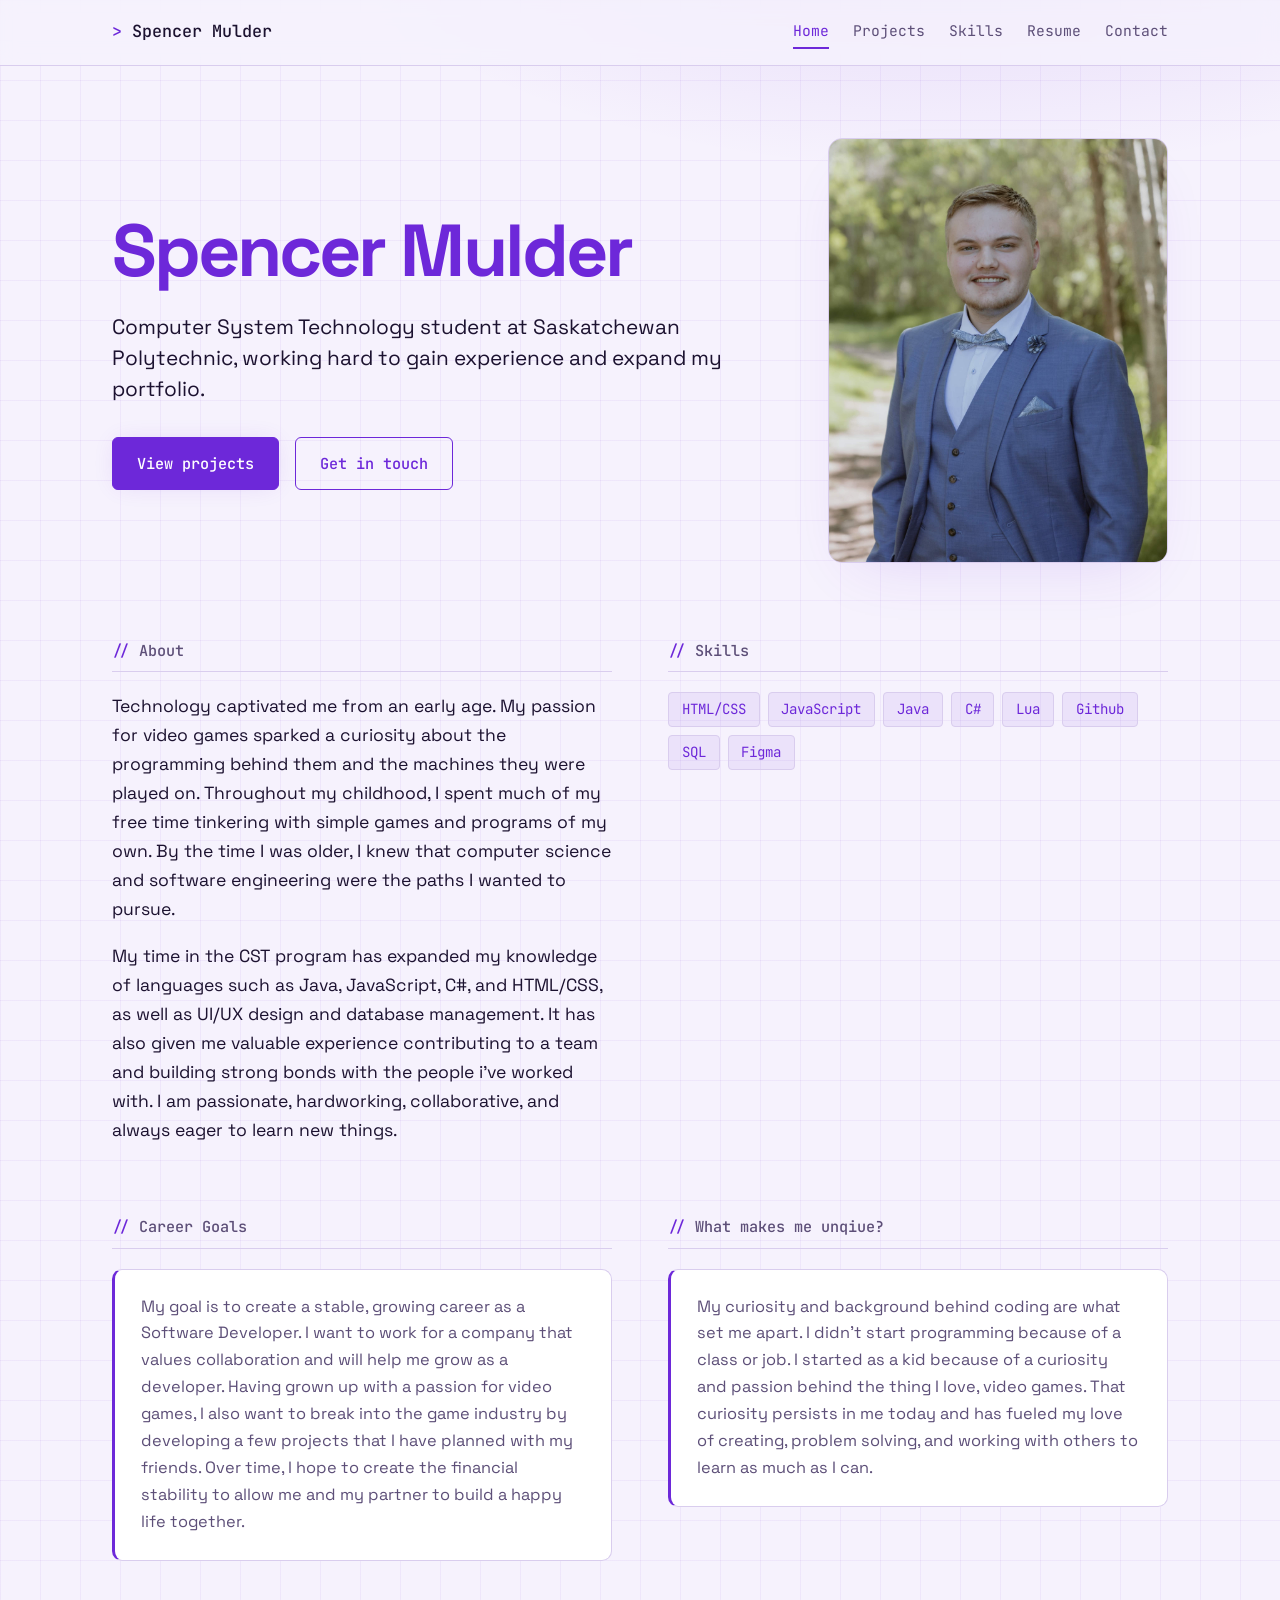
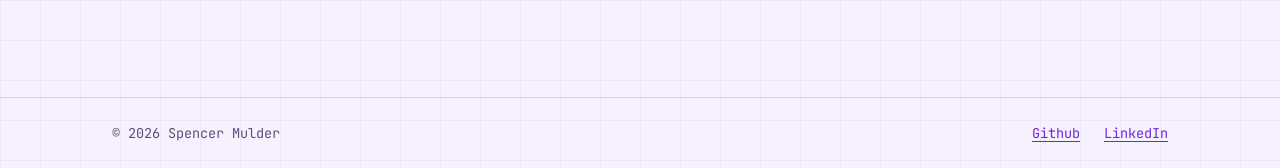
<file: index.html>
<!DOCTYPE html>
<html lang="en">
<head>
<title>Spencer Mulder - Portfolio</title>
<meta name="description" content="Portfolio of Your Name, a web developer who builds fast, accessible websites.">
<meta charset="utf-8">
<meta name="viewport" content="width=device-width, initial-scale=1">
<link rel="preconnect" href="https://fonts.googleapis.com">
<link rel="preconnect" href="https://fonts.gstatic.com" crossorigin>
<link href="https://fonts.googleapis.com/css2?family=JetBrains+Mono:wght@400;500&family=Space+Grotesk:wght@400;500;700&display=swap" rel="stylesheet">
<link rel="stylesheet" href="style.css">
</head>
<body>
<header class="site-header">
  <div class="wrap">
    <a class="brand" href="index.html">Spencer Mulder</a>
    <nav aria-label="Main">
      <a href="index.html" aria-current="page">Home</a>
      <a href="projects.html">Projects</a>
      <a href="experience.html">Skills</a>
      <a href="resume.html">Resume</a>
      <a href="contact.html">Contact</a>
    </nav>
  </div>
</header>
<main>
  <div class="wrap">
    <section class="hero">
      <div class="hero-text">
        <h1><span>Spencer Mulder</span></h1>
        <p class="lede">Computer System Technology student at Saskatchewan Polytechnic, working hard to gain experience and expand my portfolio.</p>
        <div class="actions">
          <a class="btn" href="projects.html">View projects</a>
          <a class="btn ghost" href="contact.html">Get in touch</a>
        </div>
      </div>

      <div class="portrait">
        <span>add photo</span>
        <img src="images/profile.jpg" alt="Portrait of Spencer Mulder" onerror="this.remove()">
      </div>
    </section>

    <div class="two-col">
      <section class="block">
        <h2 class="block-title">About</h2>
        <p>Technology captivated me from an early age. My passion for video games sparked a curiosity about the programming behind them and the machines they were played on. Throughout my childhood, I spent much of my free time tinkering with simple games and programs of my own. By the time I was older, I knew that computer science and software engineering were the paths I wanted to pursue.</p>
        <p>My time in the CST program has expanded my knowledge of languages such as Java, JavaScript, C#, and HTML/CSS, as well as UI/UX design and database management. It has also given me valuable experience contributing to a team and building strong bonds with the people i've worked with. I am passionate, hardworking, collaborative, and always eager to learn new things.</p>
      </section>
      <section class="block">
        <h2 class="block-title">Skills</h2>
        <ul class="skills">
          <li>HTML/CSS</li><li>JavaScript</li><li>Java</li><li>C#</li><li>Lua</li><li>Github</li><li>SQL</li><li>Figma</li>
        </ul>
      </section>
    </div>

    <div class="two-col">
      <section class="block">
        <h2 class="block-title">Career Goals</h2>
        <div class="info-box">
          <p>My goal is to create a stable, growing career as a Software Developer. I want to work for a company that values collaboration and will help me grow as a developer. Having grown up with a passion for video games, I also want to break into the game industry by developing a few projects that I have planned with my friends. Over time, I hope to create the financial stability to allow me and my partner to build a happy life together.</p>
        </div>
      </section>
      <section class="block">
        <h2 class="block-title">What makes me unqiue?</h2>
        <div class="info-box">
          <p>My curiosity and background behind coding are what set me apart. I didn't start programming because of a class or job. I started as a kid because of a curiosity and passion behind the thing I love, video games. That curiosity persists in me today and has fueled my love of creating, problem solving, and working with others to learn as much as I can.</p>
        </div>
      </section>
    </div>
  </div>
</main>
<footer class="site-footer">
  <div class="wrap">
    <span>© <span id="year">2026</span> Spencer Mulder</span>
    <span><a href="https://github.com/Runboy07">Github</a> &nbsp; <a href="https://www.linkedin.com/in/spencer-mulder-193422447/">LinkedIn</a></span>
  </div>
</footer>
<script>document.getElementById("year").textContent = new Date().getFullYear();</script>
</body>
</html>
</file>
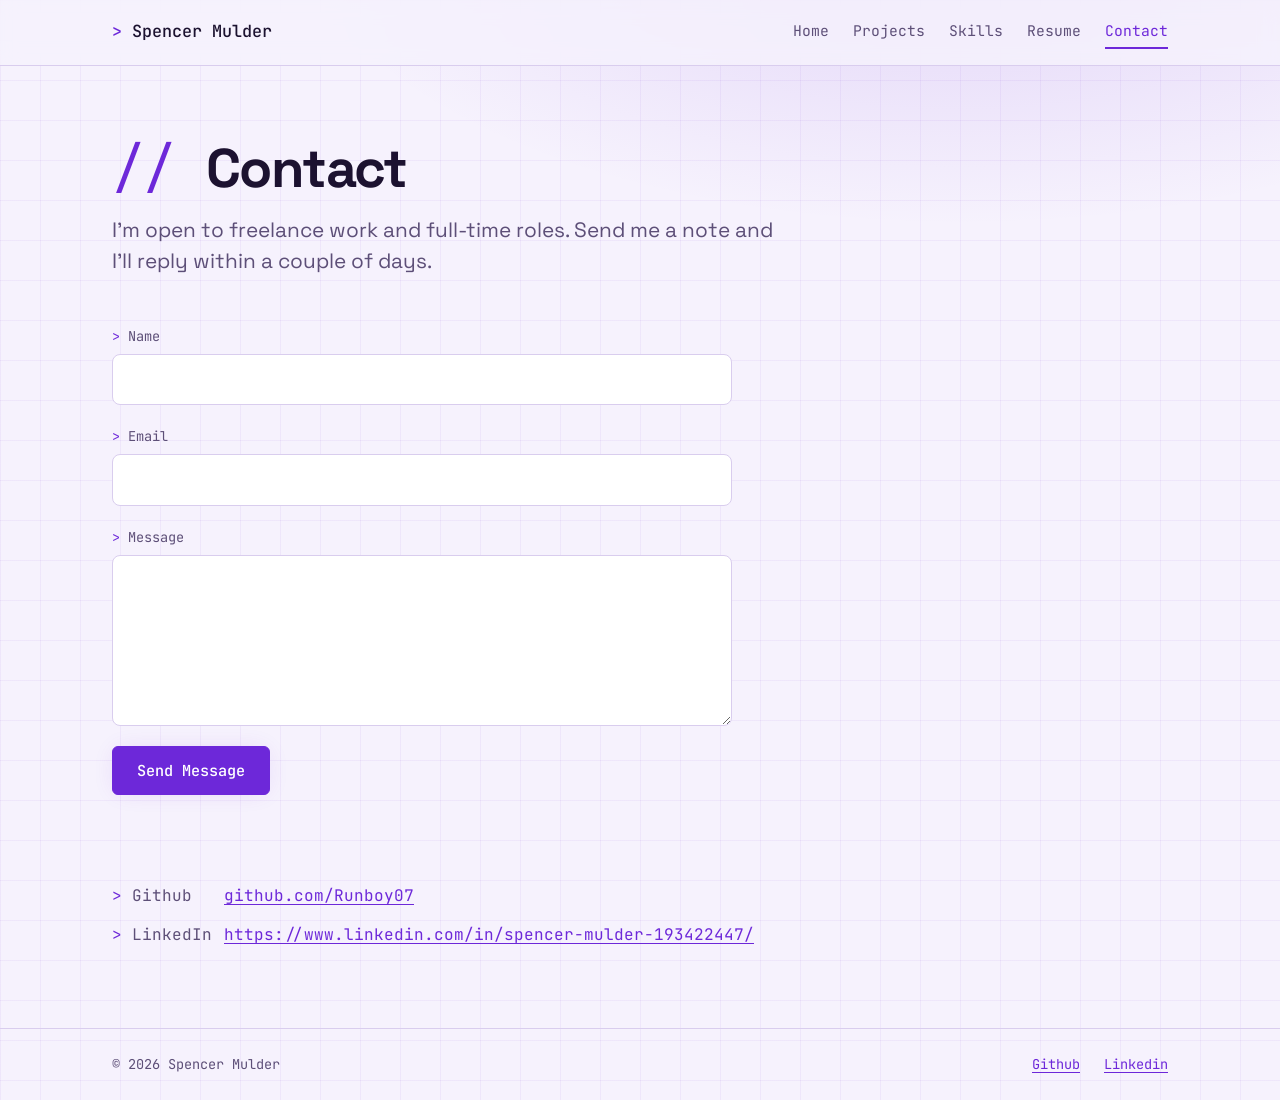
<file: contact.html>
<!DOCTYPE html>
<html lang="en">
<head>
<title>Spencer Mulder - Contact</title>
<meta name="description" content="Get in touch with Your Name.">
<meta charset="utf-8">
<meta name="viewport" content="width=device-width, initial-scale=1">
<link rel="preconnect" href="https://fonts.googleapis.com">
<link rel="preconnect" href="https://fonts.gstatic.com" crossorigin>
<link href="https://fonts.googleapis.com/css2?family=JetBrains+Mono:wght@400;500&family=Space+Grotesk:wght@400;500;700&display=swap" rel="stylesheet">
<link rel="stylesheet" href="style.css">
</head>
<body>
<header class="site-header">
  <div class="wrap">
    <a class="brand" href="index.html">Spencer Mulder</a>
    <nav aria-label="Main">
      <a href="index.html">Home</a>
      <a href="projects.html">Projects</a>
      <a href="experience.html">Skills</a>
      <a href="resume.html">Resume</a>
      <a href="contact.html" aria-current="page">Contact</a>
    </nav>
  </div>
</header>
<main>
  <div class="wrap">
    <h1 class="page-title">Contact</h1>
    <p class="lede">I'm open to freelance work and full-time roles. Send me a note and I'll reply within a couple of days.</p>
    <form class="form" id="contact-form" action="https://formspree.io/f/mkjjvpnp" method="POST">
      <div class="field">
        <label for="name">Name</label>
        <input id="name" name="name" type="text" autocomplete="name" required>
      </div>
      <div class="field">
        <label for="email">Email</label>
        <input id="email" name="email" type="email" autocomplete="email" required>
      </div>
      <div class="field">
        <label for="message">Message</label>
        <textarea id="message" name="message" rows="6" required></textarea>
      </div>
      <!-- Spam trap: leave hidden and empty -->
      <input type="text" name="_gotcha" tabindex="-1" autocomplete="off" style="display:none">
      <button class="btn" type="submit" id="send">Send Message</button>
      <p class="status" id="status" role="status" aria-live="polite"></p>
    </form>
    <ul class="contact-list">
      <li><span>Github</span><a href="https://github.com/Runboy07">github.com/Runboy07</a></li>
      <li><span>LinkedIn</span><a href="https://www.linkedin.com/in/spencer-mulder-193422447/">https://www.linkedin.com/in/spencer-mulder-193422447/</a></li>
    </ul>
  </div>
</main>
<footer class="site-footer">
  <div class="wrap">
    <span>© <span id="year">2026</span> Spencer Mulder</span>
    <span><a href="https://github.com/Runboy07/">Github</a> &nbsp; <a href="https://www.linkedin.com/in/spencer-mulder-193422447/">Linkedin</a></span>
  </div>
</footer>
<script>document.getElementById("year").textContent = new Date().getFullYear();</script>
<script>
  const form = document.getElementById("contact-form");
  const send = document.getElementById("send");
  const status = document.getElementById("status");
  form.addEventListener("submit", async (e) => {
    e.preventDefault();
    send.disabled = true;
    status.className = "status";
    status.textContent = "sending...";
    try {
      const res = await fetch(form.action, { method: "POST", body: new FormData(form), headers: { Accept: "application/json" } });
      if (!res.ok) throw new Error();
      form.reset();
      status.className = "status ok";
      status.textContent = "Thanks! Your message was sent.";
    } catch (err) {
      status.className = "status err";
      status.textContent = "Something went wrong. Please try again in a moment.";
    } finally {
      send.disabled = false;
    }
  });
</script>
</body>
</html>
</file>
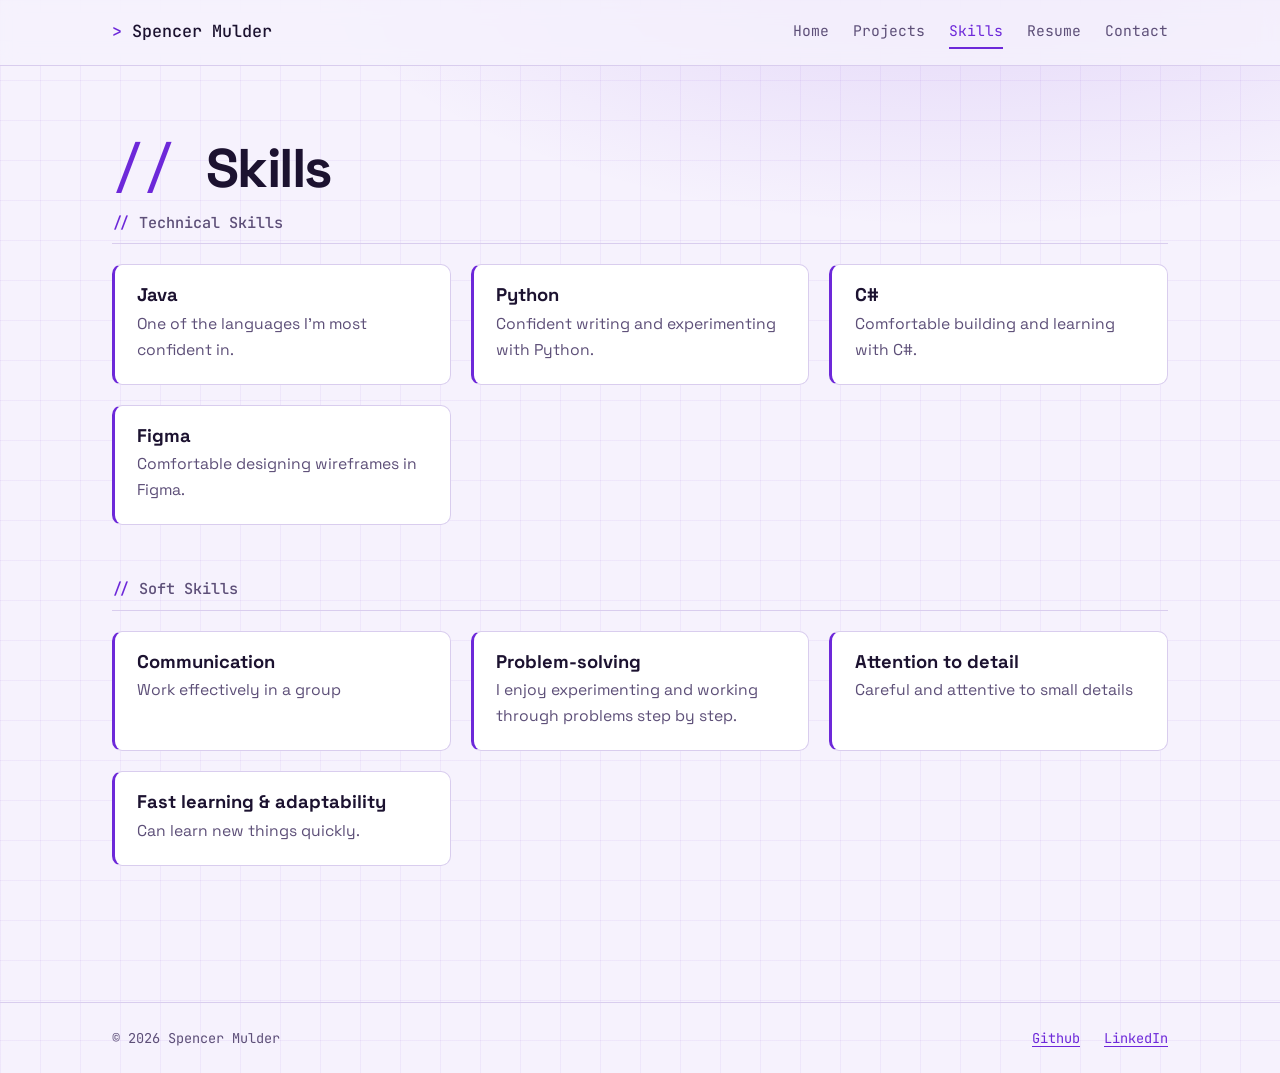
<file: experience.html>
<!DOCTYPE html>
<html lang="en">
<head>
<title>Spencer Mulder - Skills</title>
<meta name="description" content="Technical and soft skills of Spencer Mulder.">
<meta charset="utf-8">
<meta name="viewport" content="width=device-width, initial-scale=1">
<link rel="preconnect" href="https://fonts.googleapis.com">
<link rel="preconnect" href="https://fonts.gstatic.com" crossorigin>
<link href="https://fonts.googleapis.com/css2?family=JetBrains+Mono:wght@400;500&family=Space+Grotesk:wght@400;500;700&display=swap" rel="stylesheet">
<link rel="stylesheet" href="style.css">
</head>
<body>
<header class="site-header">
  <div class="wrap">
    <a class="brand" href="index.html">Spencer Mulder</a>
    <nav aria-label="Main">
      <a href="index.html">Home</a>
      <a href="projects.html">Projects</a>
      <a href="skills.html" aria-current="page">Skills</a>
      <a href="resume.html">Resume</a>
      <a href="contact.html">Contact</a>
    </nav>
  </div>
</header>
<main>
  <div class="wrap">
    <h1 class="page-title">Skills</h1>

    <section class="block">
      <h2 class="block-title">Technical Skills</h2>
    
      <div class="skill-grid">
        <div class="skill"><h3>Java</h3><p>One of the languages I'm most confident in.</p></div>
        <div class="skill"><h3>Python</h3><p>Confident writing and experimenting with Python.</p></div>
        <div class="skill"><h3>C#</h3><p>Comfortable building and learning with C#.</p></div>
        <div class="skill"><h3>Figma</h3><p>Comfortable designing wireframes in Figma.</p></div>
      </div>
    </section>

    <section class="block">
      <h2 class="block-title">Soft Skills</h2>
      <div class="skill-grid">
        <div class="skill"><h3>Communication</h3><p>Work effectively in a group</p></div>
        <div class="skill"><h3>Problem-solving</h3><p>I enjoy experimenting and working through problems step by step.</p></div>
        <div class="skill"><h3>Attention to detail</h3><p>Careful and attentive to small details</p></div>
        <div class="skill"><h3>Fast learning &amp; adaptability</h3><p>Can learn new things quickly.</p></div>
      </div>
    </section>
  </div>
</main>
<footer class="site-footer">
  <div class="wrap">
    <span>© <span id="year">2026</span> Spencer Mulder</span>
    <span><a href="https://github.com/Runboy07/">Github</a> &nbsp; <a href="https://www.linkedin.com/in/spencer-mulder-193422447/">LinkedIn</a></span>
  </div>
</footer>
<script>document.getElementById("year").textContent = new Date().getFullYear();</script>
</body>
</html>
</file>
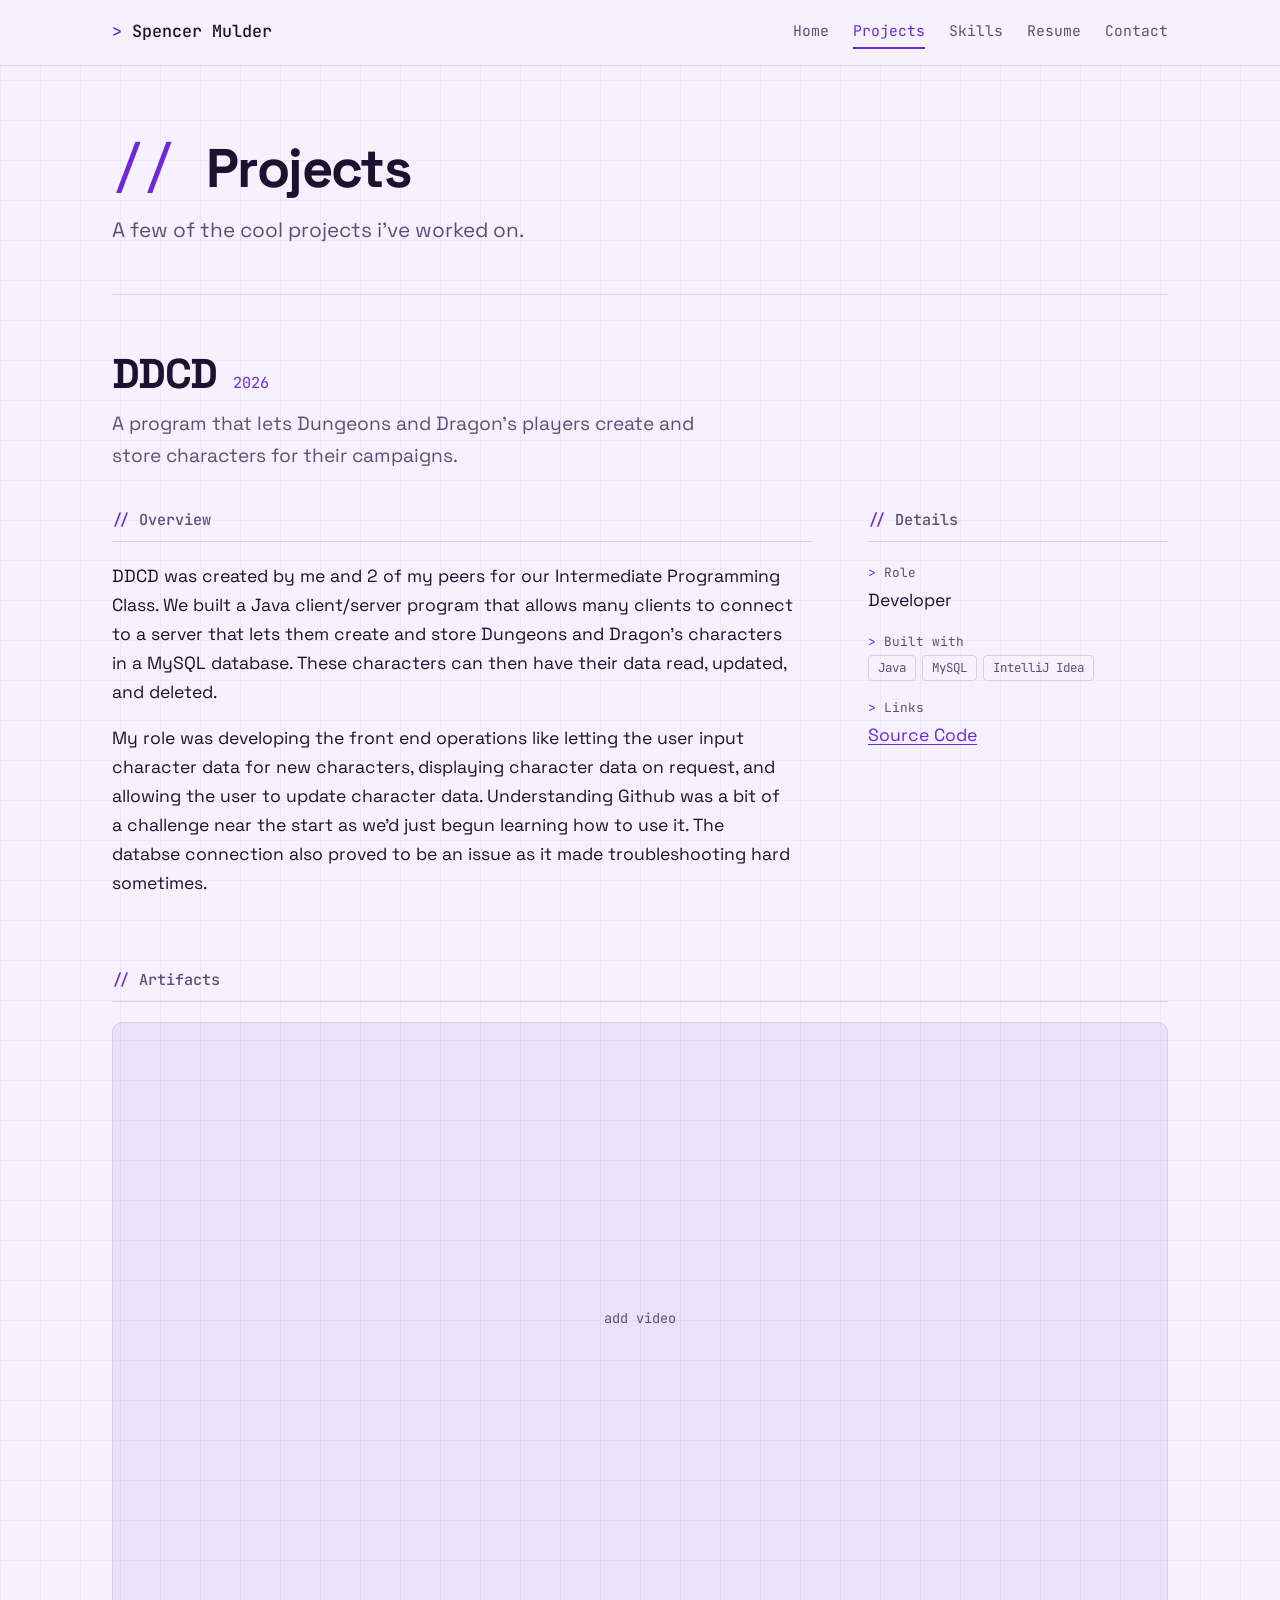
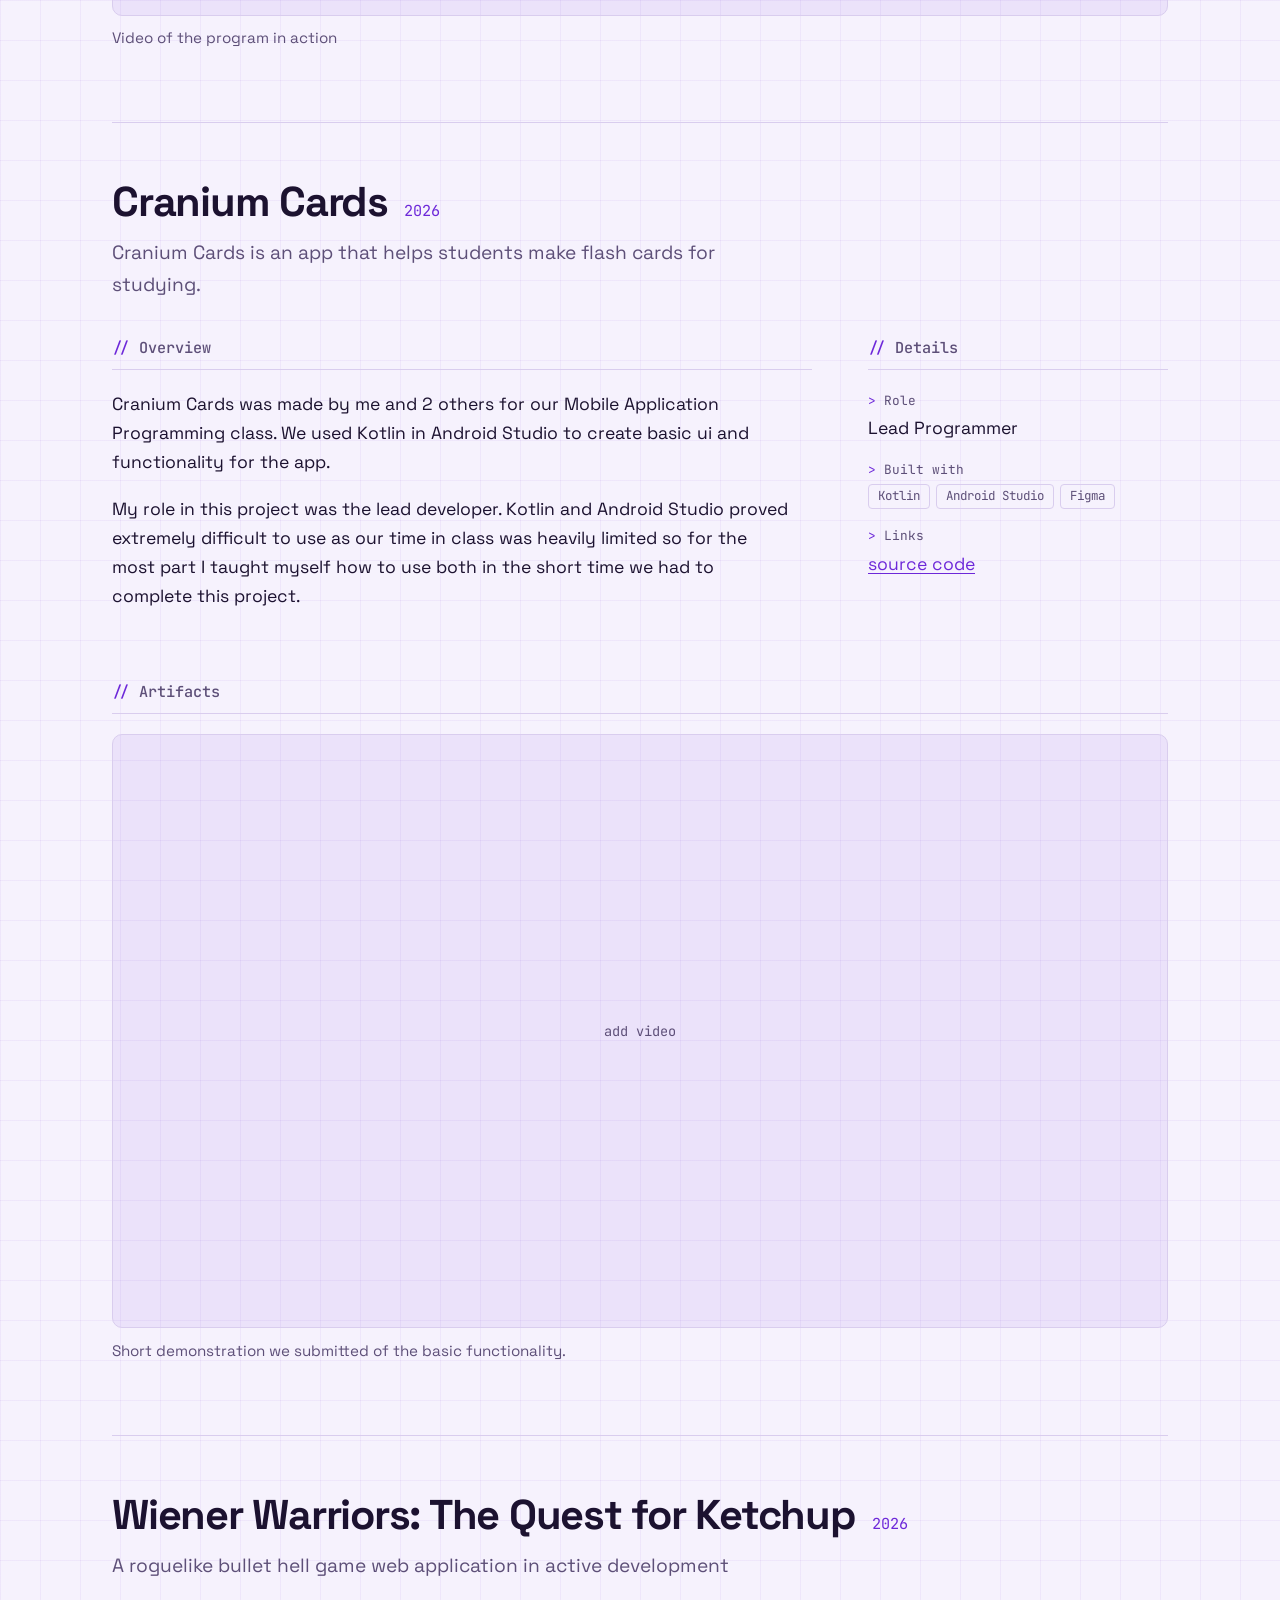
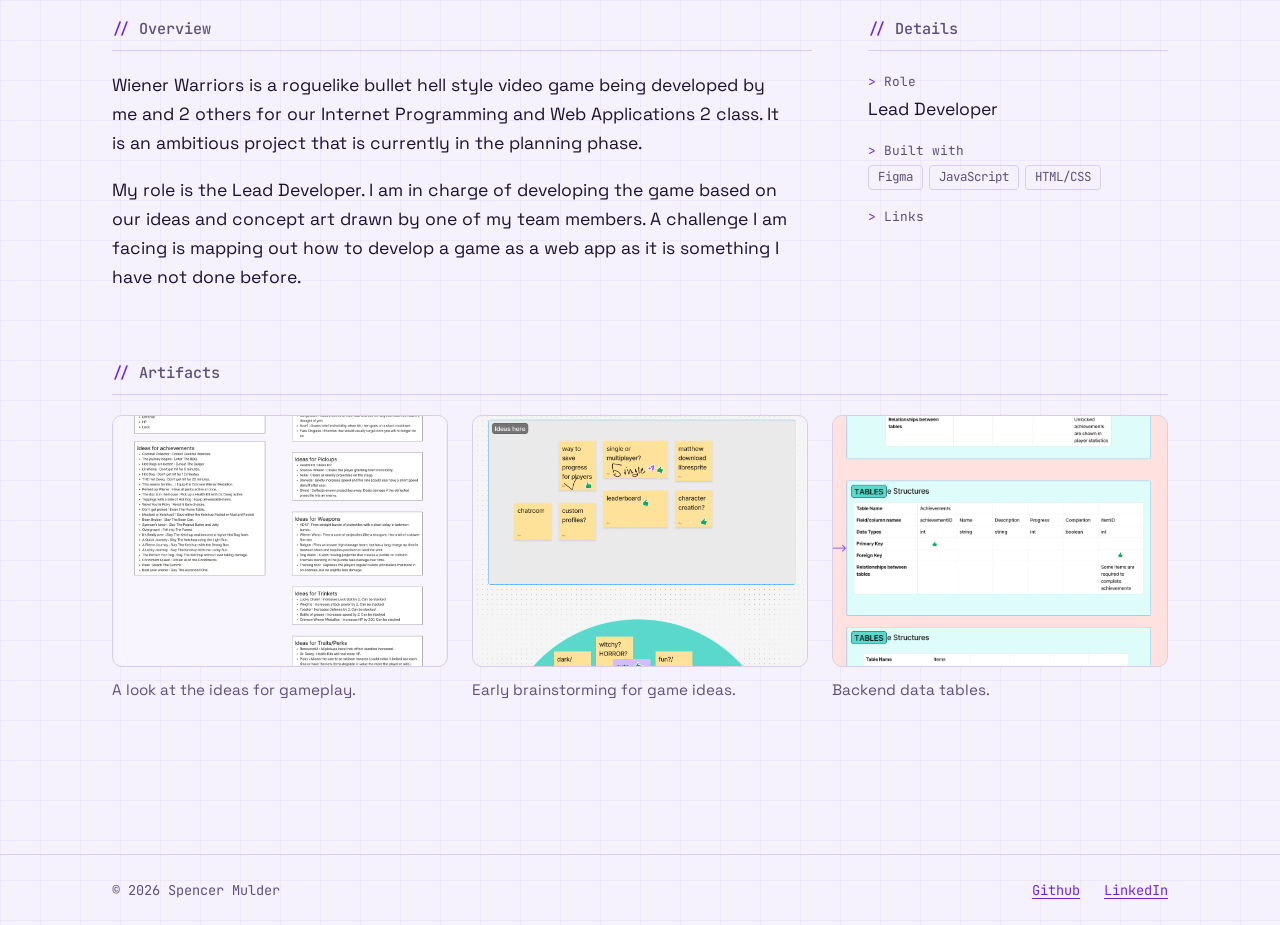
<file: projects.html>
<!DOCTYPE html>
<html lang="en">
<head>
<title>Spencer Mulder - Projects</title>
<meta name="description" content="Selected projects by Your Name.">
<meta charset="utf-8">
<meta name="viewport" content="width=device-width, initial-scale=1">
<link rel="preconnect" href="https://fonts.googleapis.com">
<link rel="preconnect" href="https://fonts.gstatic.com" crossorigin>
<link href="https://fonts.googleapis.com/css2?family=JetBrains+Mono:wght@400;500&family=Space+Grotesk:wght@400;500;700&display=swap" rel="stylesheet">
<link rel="stylesheet" href="style.css">
</head>
<body>
<header class="site-header">
  <div class="wrap">
    <a class="brand" href="index.html">Spencer Mulder</a>
    <nav aria-label="Main">
      <a href="index.html">Home</a>
      <a href="projects.html" aria-current="page">Projects</a>
      <a href="experience.html">Skills</a>
      <a href="resume.html">Resume</a>
      <a href="contact.html">Contact</a>
    </nav>
  </div>
</header>
<main>
  <div class="wrap">
    <h1 class="page-title">Projects</h1>
    <p class="lede">A few of the cool projects i've worked on.</p>

    <section class="project" id="ddcd">
      <div class="project-head">
        <h2 class="project-title">DDCD</h2>
        <span class="year">2026</span>
      </div>
      <p class="project-lede">A program that lets Dungeons and Dragon's players create and store characters for their campaigns.</p>

      <div class="detail">
        <div class="block">
          <h3 class="block-title">Overview</h3>
          <p>DDCD was created by me and 2 of my peers for our Intermediate Programming Class. We built a Java client/server program that allows many clients to connect to a server that lets them create and store Dungeons and Dragon's characters in a MySQL database. These characters can then have their data read, updated, and deleted.</p>
          <p>My role was developing the front end operations like letting the user input character data for new characters, displaying character data on request, and allowing the user to update character data. Understanding Github was a bit of a challenge near the start as we'd just begun learning how to use it. The databse connection also proved to be an issue as it made troubleshooting hard sometimes.</p>
        </div>
        <aside class="block">
          <h3 class="block-title">Details</h3>
          <dl class="facts">
            <div><dt>Role</dt><dd>Developer</dd></div>
            <div><dt>Built with</dt><dd><ul class="tags"><li>Java</li><li>MySQL</li><li>IntelliJ Idea</li></ul></dd></div>
            <div><dt>Links</dt><dd><a href="https://github.com/skycreated/COSC183-DDCD">Source Code</a></dd></div>
          </dl>
        </aside>
      </div>

      <div class="block">
        <h3 class="block-title">Artifacts</h3>
        <div class="artifacts one">
        <figure class="artifact">
          <div class="video-frame">
            <span>add video</span>
            <!-- Option A: a video file. Put it in a "videos" folder and match the name below. -->
            <video controls preload="metadata"><source src="videos/ddcd.mp4" type="video/mp4" onerror="this.closest('video').remove()"></video>
            <!-- Option B: a YouTube video. Delete the <video> line above and uncomment this, replacing VIDEO_ID:
            <iframe src="https://www.youtube.com/embed/VIDEO_ID" title="DDCD video" allowfullscreen></iframe>
            -->
          </div>
          <figcaption>Video of the program in action</figcaption>
        </figure>
      </div>
      </div>
    </section>

    <section class="project" id="Cranium-Cards">
      <div class="project-head">
        <h2 class="project-title">Cranium Cards</h2>
        <span class="year">2026</span>
      </div>
      <p class="project-lede">Cranium Cards is an app that helps students make flash cards for studying.</p>

      <div class="detail">
        <div class="block">
          <h3 class="block-title">Overview</h3>
          <p>Cranium Cards was made by me and 2 others for our Mobile Application Programming class. We used Kotlin in Android Studio to create basic ui and functionality for the app.</p>
          <p>My role in this project was the lead developer. Kotlin and Android Studio proved extremely difficult to use as our time in class was heavily limited so for the most part I taught myself how to use both in the short time we had to complete this project.</p>
        </div>
        <aside class="block">
          <h3 class="block-title">Details</h3>
          <dl class="facts">
            <div><dt>Role</dt><dd>Lead Programmer</dd></div>
            <div><dt>Built with</dt><dd><ul class="tags"><li>Kotlin</li><li>Android Studio</li><li>Figma</li></ul></dd></div>
            <div><dt>Links</dt><dd><a href="https://github.com/Runboy07/Cranium-Cards">source code</a></dd></div>
          </dl>
        </aside>
      </div>

      <div class="block">
        <h3 class="block-title">Artifacts</h3>
        <div class="artifacts one">
        <figure class="artifact">
          <div class="video-frame">
            <span>add video</span>
            <!-- Option A: a video file. Put it in a "videos" folder and match the name below. -->
            <video controls preload="metadata"><source src="videos/cranium-cards.mp4" type="video/mp4" onerror="this.closest('video').remove()"></video>
            <!-- Option B: a YouTube video. Delete the <video> line above and uncomment this, replacing VIDEO_ID:
            <iframe src="https://www.youtube.com/embed/VIDEO_ID" title="Cranium Cards video" allowfullscreen></iframe>
            -->
          </div>
          <figcaption>Short demonstration we submitted of the basic functionality.</figcaption>
        </figure>
      </div>
      </div>
    </section>

    <section class="project" id="wiener-warriors">
      <div class="project-head">
        <h2 class="project-title">Wiener Warriors: The Quest for Ketchup</h2>
        <span class="year">2026</span>
      </div>
      <p class="project-lede">A roguelike bullet hell game web application in active development</p>

      <div class="detail">
        <div class="block">
          <h3 class="block-title">Overview</h3>
          <p>Wiener Warriors is a roguelike bullet hell style video game being developed by me and 2 others for our Internet Programming and Web Applications 2 class. It is an ambitious project that is currently in the planning phase.</p>
          <p>My role is the Lead Developer. I am in charge of developing the game based on our ideas and concept art drawn by one of my team members. A challenge I am facing is mapping out how to develop a game as a web app as it is something I have not done before.</p>
        </div>
        <aside class="block">
          <h3 class="block-title">Details</h3>
          <dl class="facts">
            <div><dt>Role</dt><dd>Lead Developer</dd></div>
            <div><dt>Built with</dt><dd><ul class="tags"><li>Figma</li><li>JavaScript</li><li>HTML/CSS</li></ul></dd></div>
            <div><dt>Links</dt><dd><a href=""></a></dd></div>
          </dl>
        </aside>
      </div>

      <div class="block">
        <h3 class="block-title">Artifacts</h3>
        <div class="artifacts three">
        <figure class="artifact">
          <div class="image-frame"><span>add image 1</span><img src="images/wiener-warriors-1.png" alt="Wiener Warriors screenshot 1" onerror="this.remove()"></div>
          <figcaption>A look at the ideas for gameplay.</figcaption>
        </figure>
        <figure class="artifact">
          <div class="image-frame"><span>add image 2</span><img src="images/wiener-warriors-2.png" alt="Wiener Warriors screenshot 2" onerror="this.remove()"></div>
          <figcaption>Early brainstorming for game ideas.</figcaption>
        </figure>
        <figure class="artifact">
          <div class="image-frame"><span>add image 3</span><img src="images/wiener-warriors-3.png" alt="Wiener Warriors screenshot 3" onerror="this.remove()"></div>
          <figcaption>Backend data tables.</figcaption>
        </figure>
      </div>
      </div>
    </section>
  </div>
</main>
<footer class="site-footer">
  <div class="wrap">
    <span>© <span id="year">2026</span> Spencer Mulder</span>
    <span><a href=https://github.com/Runboy07/">Github</a> &nbsp; <a href="https://www.linkedin.com/in/spencer-mulder-193422447/">LinkedIn</a></span>
  </div>
</footer>
<script>document.getElementById("year").textContent = new Date().getFullYear();</script>
</body>
</html>
</file>
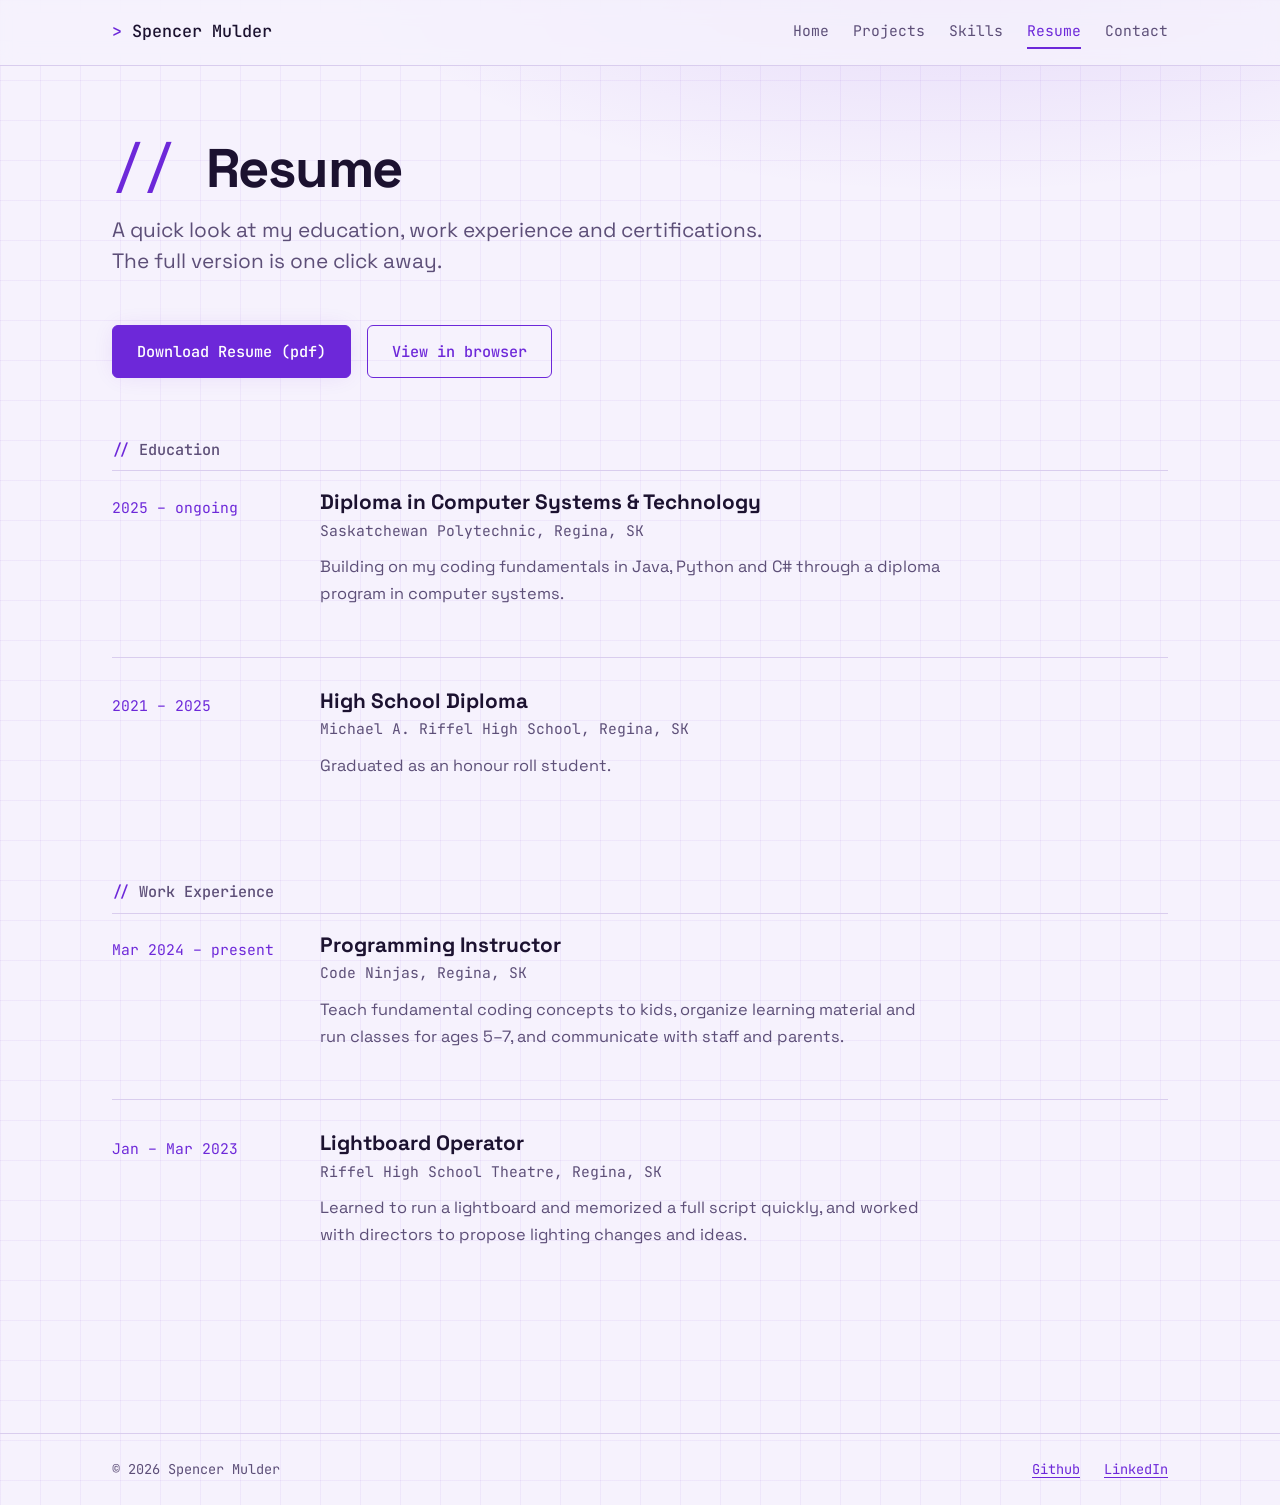
<file: resume.html>
<!DOCTYPE html>
<html lang="en">
<head>
<title>Spencer Mulder - Resume</title>
<meta name="description" content="Resume of Spencer Mulder: education, work experience and certifications.">
<meta charset="utf-8">
<meta name="viewport" content="width=device-width, initial-scale=1">

<link rel="preconnect" href="https://fonts.googleapis.com">
<link rel="preconnect" href="https://fonts.gstatic.com" crossorigin>
<link href="https://fonts.googleapis.com/css2?family=JetBrains+Mono:wght@400;500&family=Space+Grotesk:wght@400;500;700&display=swap" rel="stylesheet">
<link rel="stylesheet" href="style.css">
</head>
<body>
<header class="site-header">
  <div class="wrap">
    <a class="brand" href="index.html">Spencer Mulder</a>
    <nav aria-label="Main">
      <a href="index.html">Home</a>
      <a href="projects.html">Projects</a>
      <a href="experience.html">Skills</a>
      <a href="resume.html" aria-current="page">Resume</a>
      <a href="contact.html">Contact</a>
    </nav>
  </div>
</header>
<main>
  <div class="wrap">
    <h1 class="page-title">Resume</h1>
    <p class="lede">A quick look at my education, work experience and certifications. The full version is one click away.</p>
    <div class="actions" style="margin-bottom:4rem">
      <a class="btn" href="Spencer_Mulder_Resume.pdf" download>Download Resume (pdf)</a>
      <a class="btn ghost" href="Spencer_Mulder_Resume.pdf" target="_blank" rel="noopener">View in browser</a>
    </div>

    <section class="block">
      <h2 class="block-title">Education</h2>
      <div class="job">
        <div class="when">2025 – ongoing</div>
        <div>
          <h3>Diploma in Computer Systems &amp; Technology</h3>
          <div class="where">Saskatchewan Polytechnic, Regina, SK</div>
          <p>Building on my coding fundamentals in Java, Python and C# through a diploma program in computer systems.</p>
        </div>
      </div>
      <div class="job">
        <div class="when">2021 – 2025</div>
        <div>
          <h3>High School Diploma</h3>
          <div class="where">Michael A. Riffel High School, Regina, SK</div>
          <p>Graduated as an honour roll student.</p>
        </div>
      </div>
    </section>

    <section class="block">
      <h2 class="block-title">Work Experience</h2>
      <div class="job">
        <div class="when">Mar 2024 – present</div>
        <div>
          <h3>Programming Instructor</h3>
          <div class="where">Code Ninjas, Regina, SK</div>
          <p>Teach fundamental coding concepts to kids, organize learning material and run classes for ages 5–7, and communicate with staff and parents.</p>
        </div>
      </div>
      <div class="job">
        <div class="when">Jan – Mar 2023</div>
        <div>
          <h3>Lightboard Operator</h3>
          <div class="where">Riffel High School Theatre, Regina, SK</div>
          <p>Learned to run a lightboard and memorized a full script quickly, and worked with directors to propose lighting changes and ideas.</p>
        </div>
      </div>
    </section>
  </div>
</main>
<footer class="site-footer">
  <div class="wrap">
    <span>© <span id="year">2026</span> Spencer Mulder</span>
    <span><a href="https://github.com/Runboy07">Github</a> &nbsp; <a href="https://www.linkedin.com/in/spencer-mulder-193422447/">LinkedIn</a></span>
  </div>
</footer>
<script>document.getElementById("year").textContent = new Date().getFullYear();</script>
</body>
</html>
</file>
<file: style.css>
/* ---------- Colors: edit these to restyle the whole site ---------- */
:root {
  --bg: #0e0a18;
  --surface: #161026;
  --ink: #ece6fa;
  --muted: #a093bd;
  --line: #2d2248;
  --accent: #a78bfa;
  --accent-soft: rgba(167, 139, 250, .12);
  --accent-ink: #0e0a18;
  --glow: rgba(139, 92, 246, .35);
  --grid: rgba(167, 139, 250, .06);
  --display: "Space Grotesk", "Helvetica Neue", Arial, sans-serif;
  --mono: "JetBrains Mono", ui-monospace, "SFMono-Regular", Menlo, Consolas, monospace;
}
@media (prefers-color-scheme: light) {
  :root {
    --bg: #f6f2fd;
    --surface: #ffffff;
    --ink: #1c1230;
    --muted: #5d4f78;
    --line: #d9cdee;
    --accent: #6d28d9;
    --accent-soft: rgba(109, 40, 217, .08);
    --accent-ink: #ffffff;
    --glow: rgba(109, 40, 217, .16);
    --grid: rgba(109, 40, 217, .06);
  }
}

*, *::before, *::after { box-sizing: border-box; }
html { scroll-behavior: smooth; }
body {
  margin: 0; color: var(--ink); font: 1.1rem/1.65 var(--display); -webkit-font-smoothing: antialiased;
  min-height: 100vh; display: flex; flex-direction: column;
  background-color: var(--bg);
  background-image:
    radial-gradient(60rem 28rem at 75% -8%, var(--glow), transparent 70%),
    linear-gradient(var(--grid) 1px, transparent 1px),
    linear-gradient(90deg, var(--grid) 1px, transparent 1px);
  background-size: auto, 40px 40px, 40px 40px;
}
a { color: var(--accent); text-underline-offset: 3px; }
a:focus-visible { outline: 3px solid var(--accent); outline-offset: 3px; border-radius: 2px; }
h1, h2, h3 { line-height: 1.1; margin: 0; }
p { margin: 0 0 1em; max-width: 62ch; }
.wrap { width: 100%; max-width: 1120px; margin: 0 auto; padding: 0 2rem; }
.mono { font-family: var(--mono); }

/* ---------- Header ---------- */
.site-header { position: sticky; top: 0; z-index: 10; border-bottom: 1px solid var(--line); background: color-mix(in srgb, var(--bg) 82%, transparent); backdrop-filter: blur(10px); }
.site-header .wrap { display: flex; flex-wrap: wrap; align-items: center; justify-content: space-between; gap: .5rem 2rem; padding-top: 1rem; padding-bottom: 1rem; }
.brand { font-family: var(--mono); font-weight: 500; font-size: 1.05rem; color: var(--ink); text-decoration: none; }
.brand::before { content: "> "; color: var(--accent); }
.site-header nav { display: flex; gap: 1.5rem; font-family: var(--mono); font-size: .92rem; }
.site-header nav a { color: var(--muted); text-decoration: none; padding: .2rem 0; border-bottom: 2px solid transparent; }
.site-header nav a:hover { color: var(--ink); }
.site-header nav a[aria-current="page"] { color: var(--accent); border-color: var(--accent); }

/* ---------- Page content ---------- */
main { flex: 1; padding: 4.5rem 0 5rem; }
.page-title { font-size: clamp(2.3rem, 6vw, 3.4rem); font-weight: 700; letter-spacing: -0.03em; margin-bottom: 1rem; }
.page-title::before { content: "// "; color: var(--accent); font-family: var(--mono); font-weight: 400; }
.lede { font-size: 1.3rem; line-height: 1.5; color: var(--muted); margin-bottom: 3rem; max-width: 52ch; }

.hero { display: grid; grid-template-columns: 1fr 340px; gap: 4rem; align-items: center; margin-bottom: 5rem; }
.portrait { position: relative; aspect-ratio: 4 / 5; display: grid; place-items: center; background: var(--accent-soft); border: 1px solid var(--line); border-radius: 14px; overflow: hidden; box-shadow: 0 24px 60px -28px var(--glow); color: var(--muted); font-family: var(--mono); font-size: .85rem; }
.portrait img { position: absolute; inset: 0; width: 100%; height: 100%; object-fit: cover; object-position: center top; }
.prompt { font-family: var(--mono); font-size: .95rem; color: var(--muted); margin-bottom: 1.25rem; }
.prompt b { color: var(--accent); font-weight: 500; }
.cursor { display: inline-block; width: .55em; height: 1.05em; background: var(--accent); vertical-align: -.15em; margin-left: .2em; animation: blink 1.1s steps(1) infinite; }
@keyframes blink { 50% { opacity: 0; } }
.hero h1 { font-size: clamp(2.8rem, 7vw, 4.6rem); font-weight: 700; letter-spacing: -0.04em; margin-bottom: 1.25rem; }
.hero h1 span { color: var(--accent); }
.hero .lede { color: var(--ink); margin-bottom: 2rem; }
.actions { display: flex; flex-wrap: wrap; gap: 1rem; }
.btn { display: inline-block; font-family: var(--mono); font-weight: 500; font-size: .95rem; background: var(--accent); color: var(--accent-ink); padding: .8rem 1.5rem; border-radius: 6px; text-decoration: none; border: 1px solid var(--accent); box-shadow: 0 0 24px -6px var(--glow); }
.btn:hover { filter: brightness(1.12); }
.btn.ghost { background: transparent; color: var(--accent); box-shadow: none; }
.btn.ghost:hover { background: var(--accent-soft); filter: none; }

.block { margin-bottom: 3.5rem; }
.block-title { font-family: var(--mono); font-size: .95rem; font-weight: 500; color: var(--muted); margin-bottom: 1.25rem; padding-bottom: .75rem; border-bottom: 1px solid var(--line); }
.block-title::before { content: "// "; color: var(--accent); }
.two-col { display: grid; grid-template-columns: 1fr 1fr; gap: 3.5rem; }

.info-box { background: var(--surface); border: 1px solid var(--line); border-left: 3px solid var(--accent); border-radius: 10px; padding: 1.5rem 1.6rem; }
.info-box p { color: var(--muted); font-size: 1.02rem; margin: 0; }
.info-box p + p { margin-top: 1em; }

.skills { display: flex; flex-wrap: wrap; gap: .5rem; list-style: none; padding: 0; margin: 0; }
.skills li { font-family: var(--mono); font-size: .88rem; background: var(--accent-soft); color: var(--accent); padding: .3rem .8rem; border: 1px solid var(--line); border-radius: 4px; }

/* ---------- Projects ---------- */
.jump { font-family: var(--mono); font-size: .9rem; display: flex; flex-wrap: wrap; gap: .5rem 1.5rem; margin: -1.5rem 0 3rem; }
.jump span { color: var(--muted); }
.project { padding: 3.5rem 0 1rem; border-top: 1px solid var(--line); scroll-margin-top: 3.5rem; }
.project-head { display: flex; align-items: baseline; gap: 1rem; margin-bottom: .75rem; }
.project-title { font-size: clamp(1.9rem, 4.5vw, 2.6rem); font-weight: 700; letter-spacing: -0.03em; }
.project-head .year { font-family: var(--mono); color: var(--accent); font-size: .95rem; }
.project-lede { font-size: 1.2rem; color: var(--muted); max-width: 52ch; margin-bottom: 2.5rem; }
.tags { display: flex; flex-wrap: wrap; gap: .4rem; list-style: none; padding: 0; margin: 0; }
.tags li { font-family: var(--mono); font-size: .78rem; padding: .1rem .55rem; border: 1px solid var(--line); border-radius: 4px; color: var(--muted); }

.detail { display: grid; grid-template-columns: 1fr 300px; gap: 3.5rem; }
.facts { margin: 0; display: grid; gap: 1rem; }
.facts dt { font-family: var(--mono); font-size: .8rem; color: var(--muted); margin-bottom: .2rem; }
.facts dt::before { content: "> "; color: var(--accent); }
.facts dd { margin: 0; }
.artifacts { display: grid; gap: 1.5rem; }
.artifacts.three { grid-template-columns: repeat(3, 1fr); }
.artifact { margin: 0; }
.artifact figcaption { color: var(--muted); font-size: .95rem; margin-top: .6rem; }
.video-frame, .image-frame { position: relative; display: grid; place-items: center; background: var(--accent-soft); border: 1px solid var(--line); border-radius: 10px; overflow: hidden; color: var(--muted); font-family: var(--mono); font-size: .85rem; }
.video-frame { aspect-ratio: 16 / 9; }
.image-frame { aspect-ratio: 4 / 3; }
.video-frame video, .video-frame iframe, .image-frame img { position: absolute; inset: 0; width: 100%; height: 100%; border: 0; background: #000; }
.image-frame img { object-fit: cover; background: none; }

/* ---------- Skills ---------- */
.skill-grid { display: grid; grid-template-columns: repeat(auto-fill, minmax(260px, 1fr)); gap: 1.25rem; }
.skill { background: var(--surface); border: 1px solid var(--line); border-left: 3px solid var(--accent); border-radius: 10px; padding: 1.25rem 1.4rem; }
.skill h3 { font-size: 1.15rem; font-weight: 700; margin-bottom: .4rem; }
.skill p { color: var(--muted); font-size: .98rem; margin: 0; }

/* ---------- Experience ---------- */
.job { display: grid; grid-template-columns: 11rem 1fr; gap: 2rem; padding-bottom: 2rem; margin-bottom: 2rem; border-bottom: 1px solid var(--line); }
.job:last-child { border-bottom: 0; }
.job .when { font-family: var(--mono); color: var(--accent); font-size: .92rem; padding-top: .3rem; }
.job h3 { font-size: 1.3rem; font-weight: 700; margin-bottom: .3rem; }
.job .where { color: var(--muted); font-family: var(--mono); font-size: .92rem; margin-bottom: .7rem; }
.job p { color: var(--muted); font-size: 1.02rem; }

/* ---------- Contact ---------- */
.form { display: grid; gap: 1.25rem; max-width: 620px; }
.field { display: grid; gap: .4rem; }
.field label { font-family: var(--mono); font-size: .85rem; color: var(--muted); }
.field label::before { content: "> "; color: var(--accent); }
.field input, .field textarea { width: 100%; font: 1rem/1.5 var(--display); color: var(--ink); background: var(--surface); border: 1px solid var(--line); border-radius: 8px; padding: .8rem 1rem; transition: border-color .15s, box-shadow .15s; }
.field textarea { resize: vertical; min-height: 9rem; }
.field input:focus, .field textarea:focus { outline: none; border-color: var(--accent); box-shadow: 0 0 0 3px var(--accent-soft); }
.form .btn { justify-self: start; cursor: pointer; }
.form .btn:disabled { opacity: .6; cursor: wait; }
.status { font-family: var(--mono); font-size: .9rem; margin: 0; min-height: 1.4em; color: var(--muted); }
.status.ok { color: var(--accent); }
.status.err { color: #e5484d; }
.contact-list { list-style: none; padding: 0; margin: 3rem 0 0; display: grid; gap: .8rem; font-family: var(--mono); font-size: 1rem; }
.contact-list span { display: inline-block; width: 7rem; color: var(--muted); }
.contact-list span::before { content: "> "; color: var(--accent); }

/* ---------- Footer ---------- */
.site-footer { border-top: 1px solid var(--line); color: var(--muted); font-family: var(--mono); font-size: .85rem; }
.site-footer .wrap { padding-top: 1.5rem; padding-bottom: 1.5rem; display: flex; flex-wrap: wrap; justify-content: space-between; gap: .5rem 2rem; }

@media (max-width: 860px) {
  .two-col, .detail { grid-template-columns: 1fr; gap: 2.5rem; }
  .hero { grid-template-columns: 1fr; gap: 2.5rem; }
  .portrait { max-width: 300px; }
  .artifacts.three { grid-template-columns: 1fr; }
}
@media (max-width: 640px) {
  .wrap { padding: 0 1.25rem; }
  main { padding: 2.5rem 0 3.5rem; }
  .job { grid-template-columns: 1fr; gap: .25rem; }
  .contact-list span { display: block; width: auto; }
}
@media (prefers-reduced-motion: reduce) { html { scroll-behavior: auto; } * { transition: none !important; animation: none !important; } }
</file>
